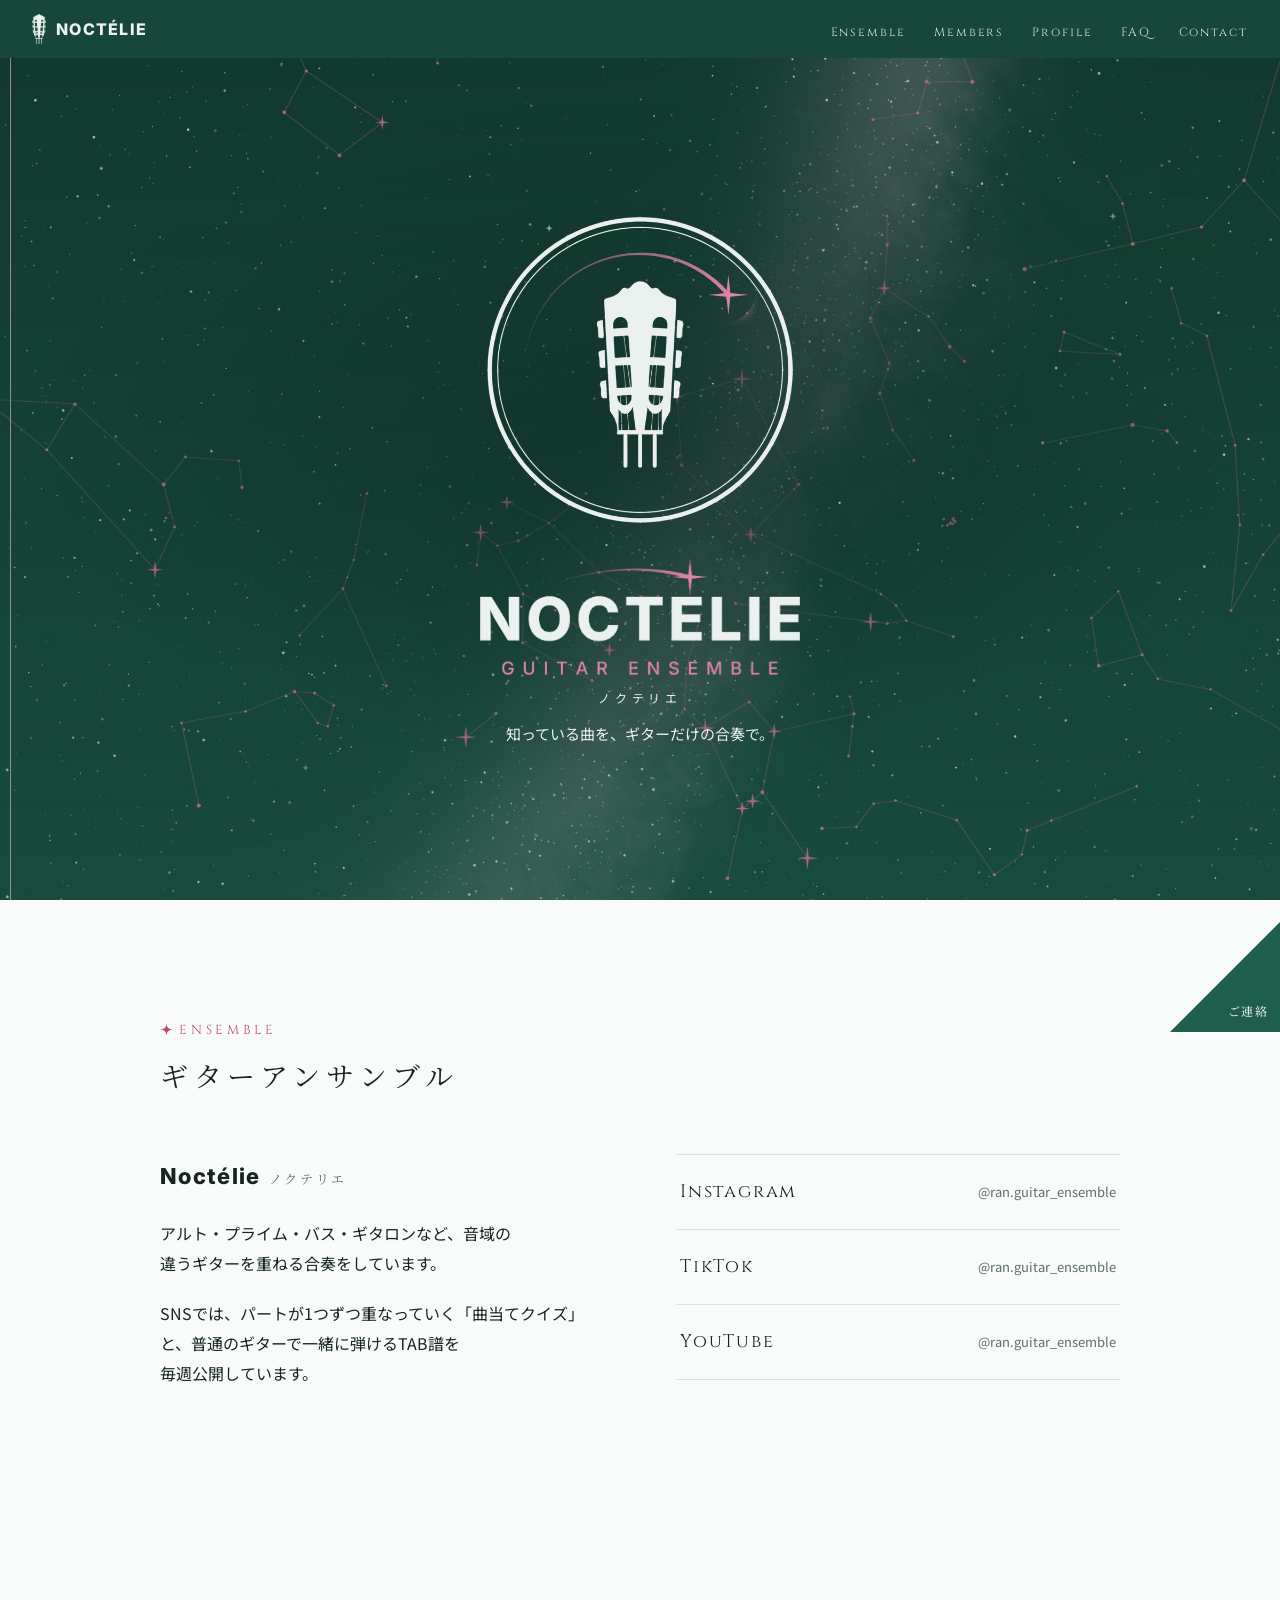
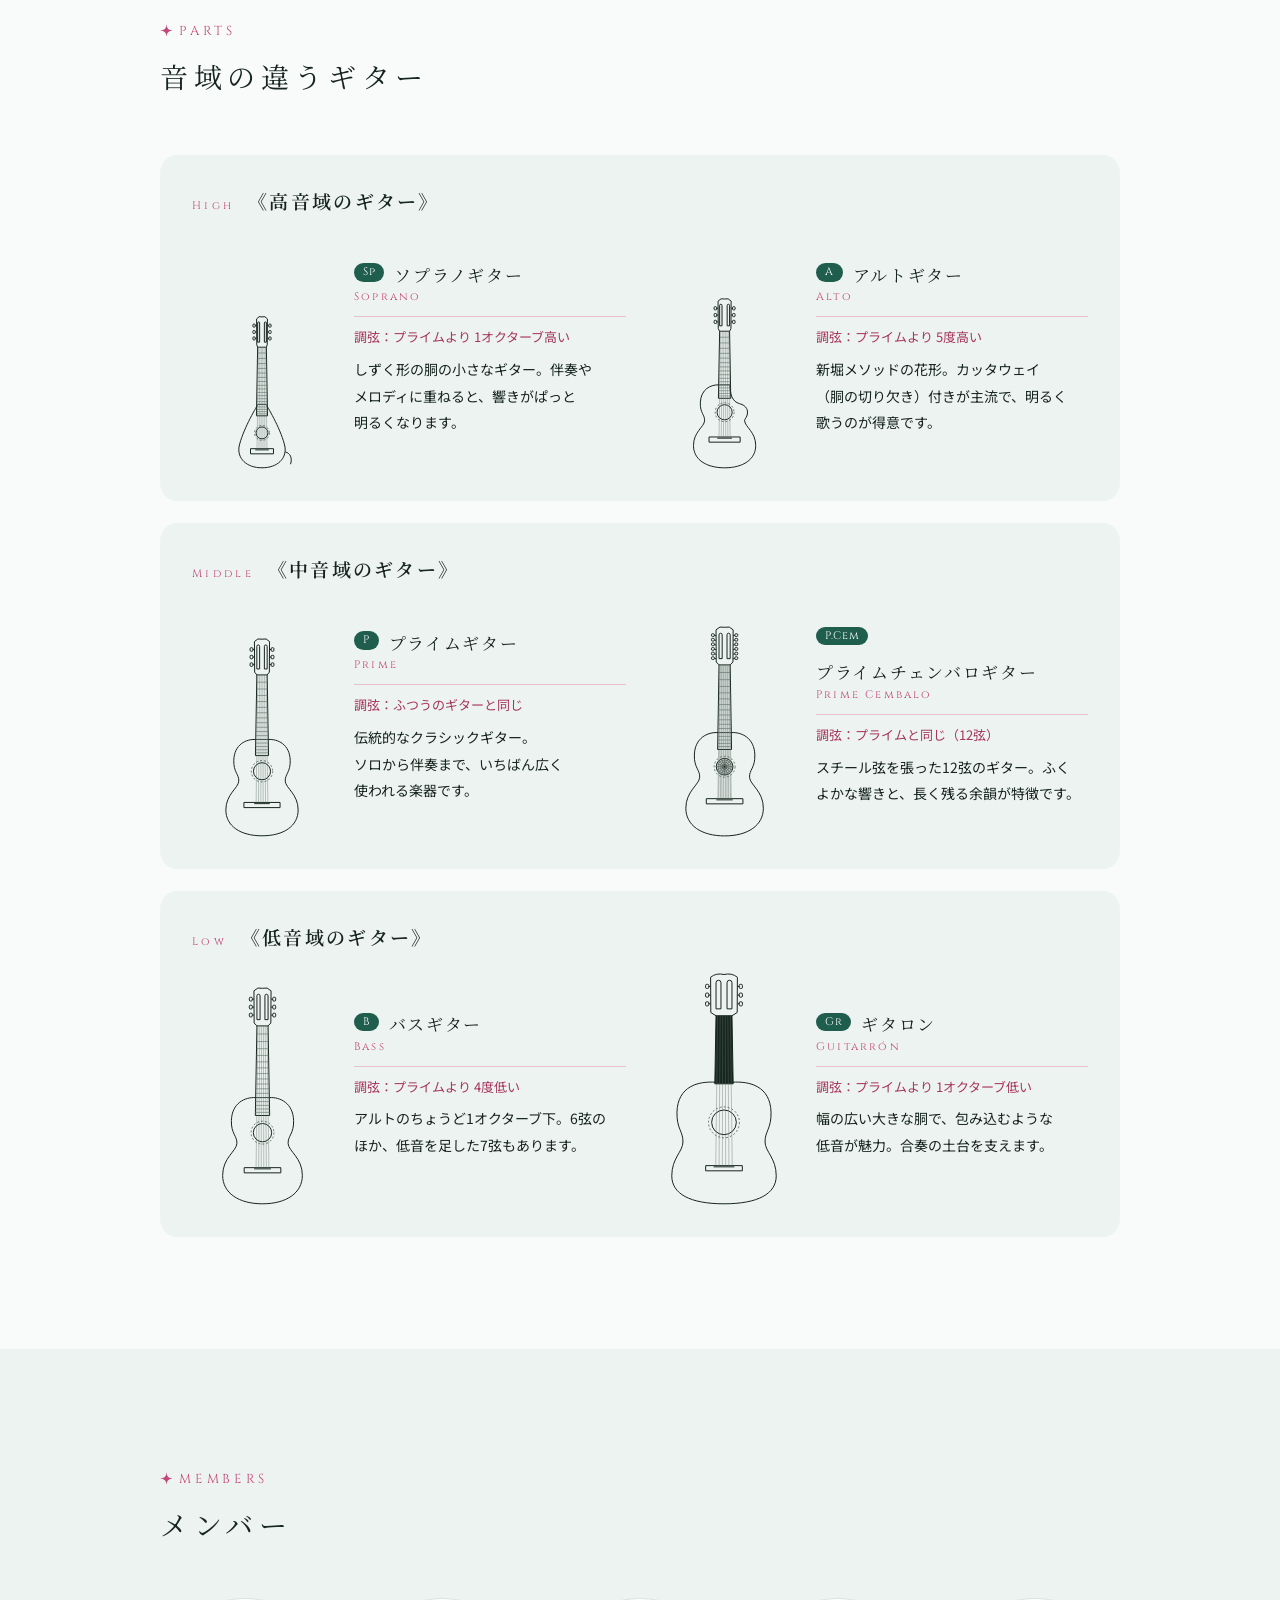
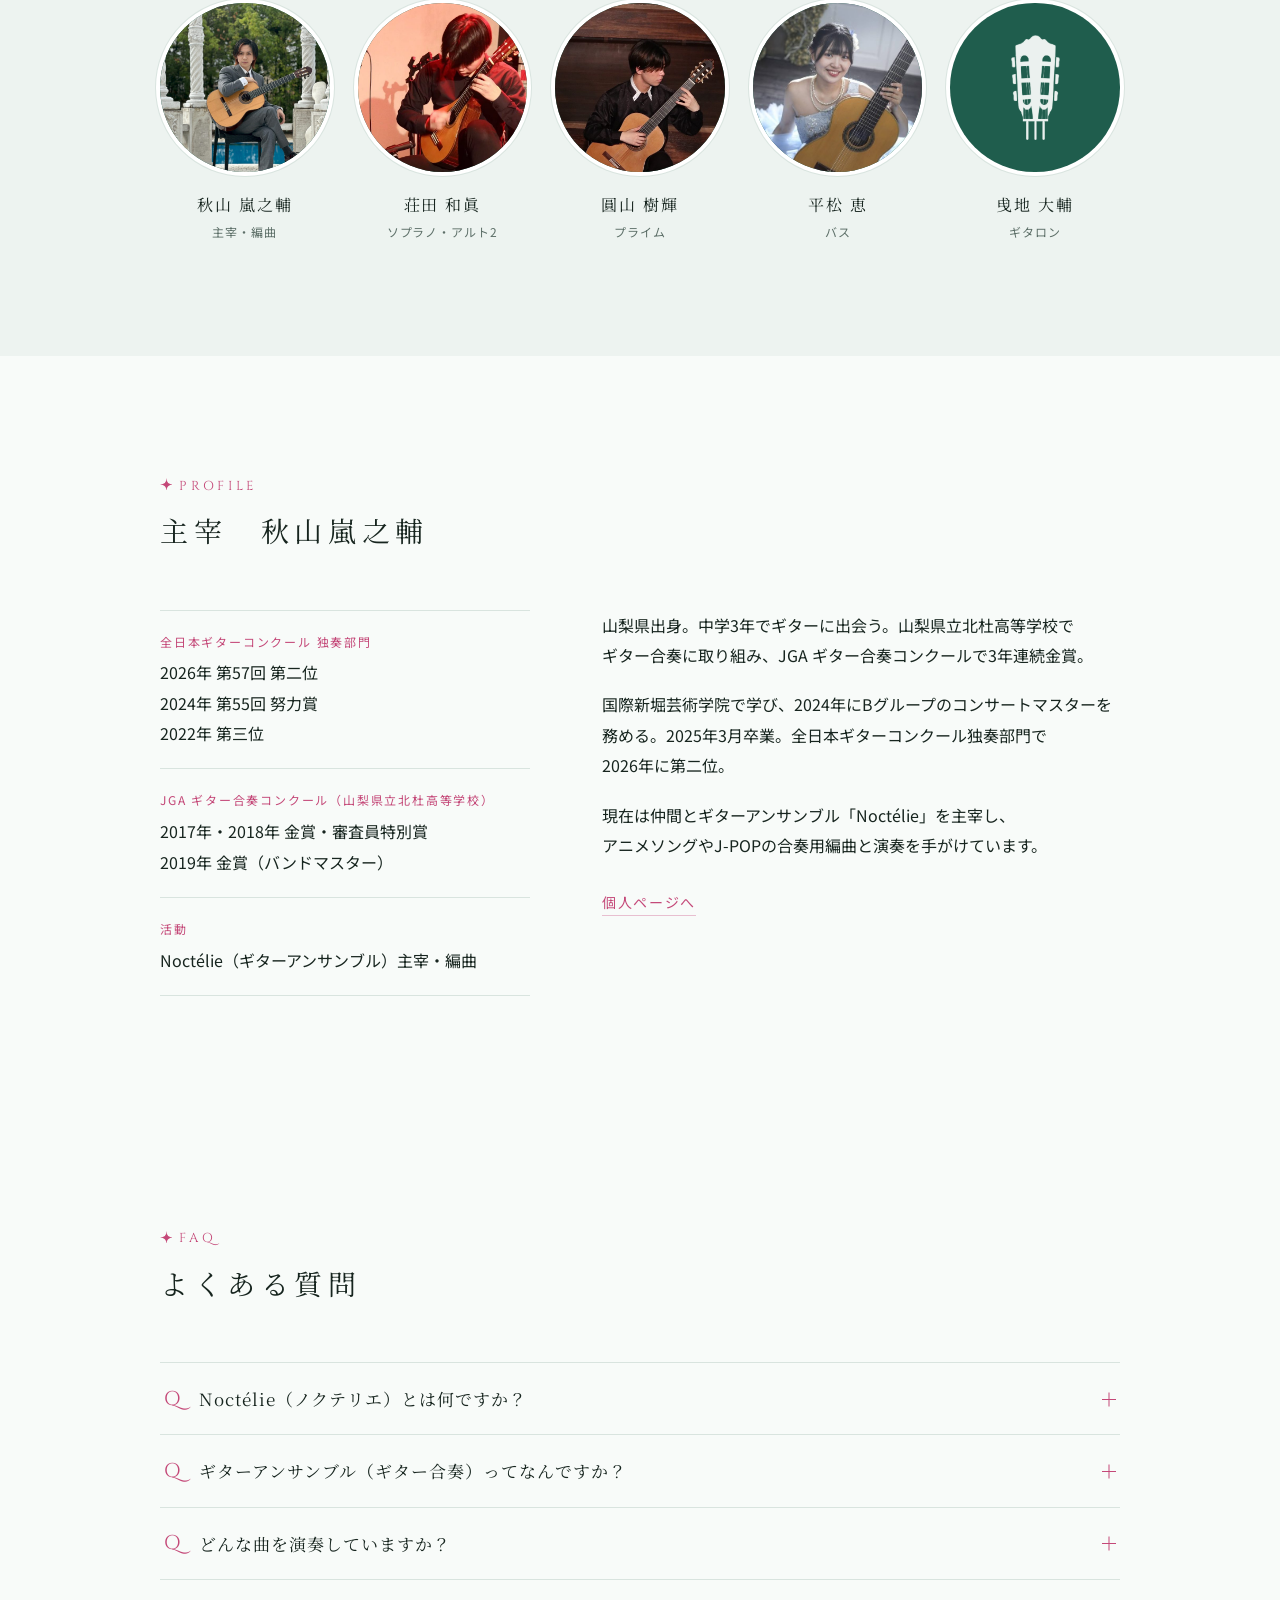
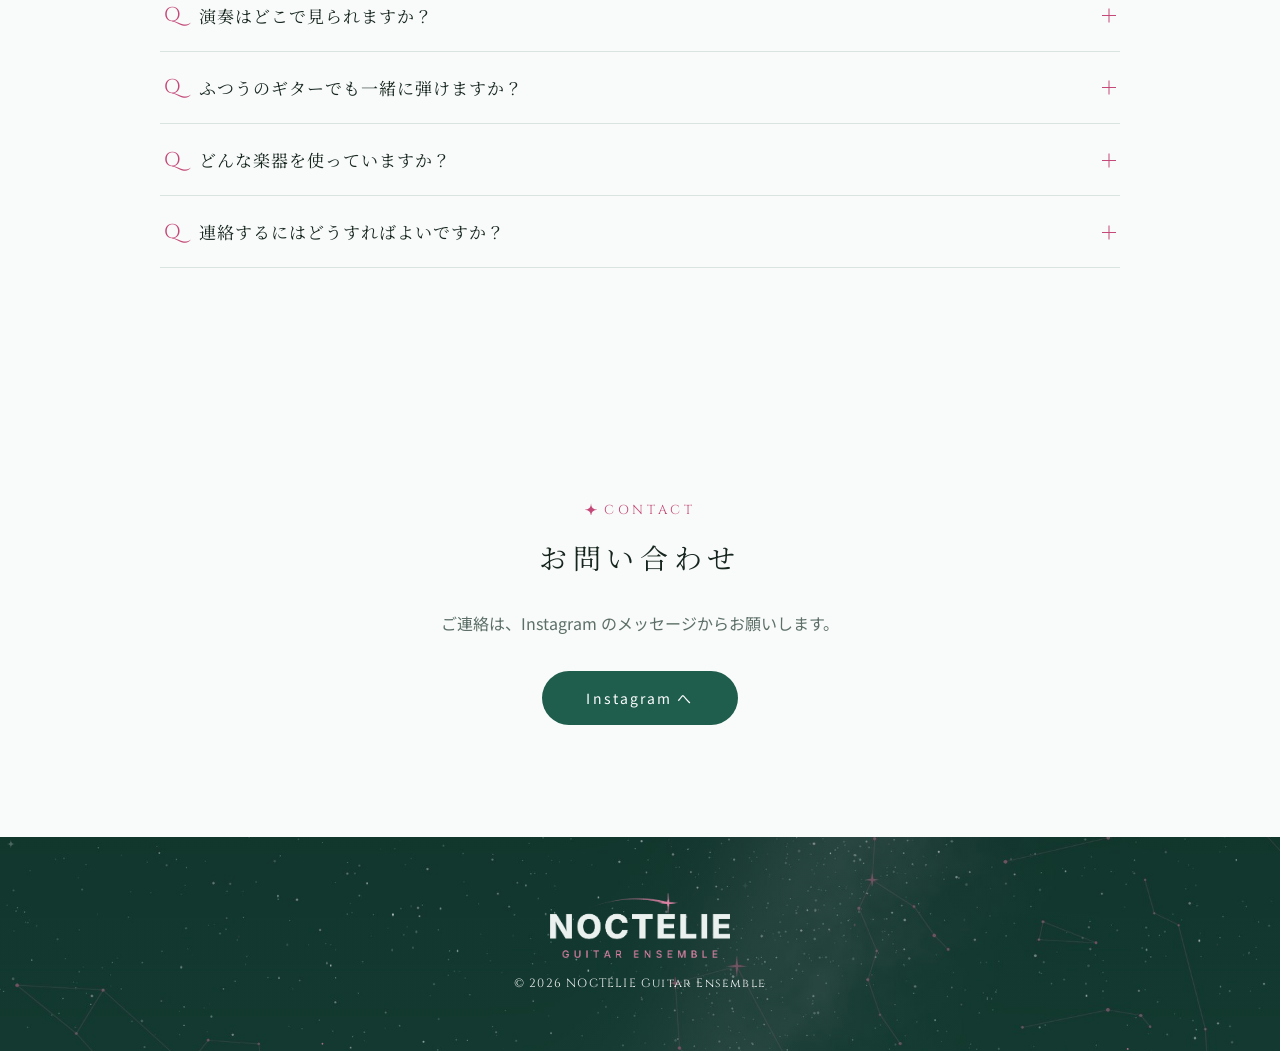
<file: index.html>
<!doctype html>
<html lang="ja">
<head>
<meta charset="utf-8">
<meta name="viewport" content="width=device-width, initial-scale=1">
<title>NOCTÉLIE Guitar Ensemble | ノクテリエ ギターアンサンブル</title>
<meta name="description" content="Noctélie（NOCTÉLIE Guitar Ensemble）は、音域の違う6種類のギターを重ねて、アニメソングやJ-POPなど知っている曲を演奏するギター合奏グループです。主宰は秋山嵐之輔。Instagram・TikTok・YouTubeで曲当てクイズとTAB譜を毎週公開しています。">
<link rel="canonical" href="https://rannosuke1218.github.io/ran-guitar-ensemble/">
<meta property="og:type" content="website">
<meta property="og:site_name" content="NOCTÉLIE Guitar Ensemble">
<meta property="og:title" content="NOCTÉLIE Guitar Ensemble">
<meta property="og:description" content="知っている曲を、ギターだけの合奏で。音域の違う6種類のギターを重ねる合奏グループ。">
<meta property="og:url" content="https://rannosuke1218.github.io/ran-guitar-ensemble/">
<meta property="og:image" content="https://rannosuke1218.github.io/ran-guitar-ensemble/assets/og.jpg">
<meta property="og:locale" content="ja_JP">
<meta name="twitter:card" content="summary">
<script type="application/ld+json">
{
 "@context": "https://schema.org",
 "@graph": [
  {
   "@type": "WebSite",
   "@id": "https://rannosuke1218.github.io/ran-guitar-ensemble/#website",
   "url": "https://rannosuke1218.github.io/ran-guitar-ensemble/",
   "name": "NOCTÉLIE Guitar Ensemble",
   "alternateName": [
    "Noctélie",
    "らんギターアンサンブル"
   ],
   "inLanguage": "ja",
   "description": "Noctélie（NOCTÉLIE Guitar Ensemble）は、音域の違う6種類のギターを重ねて、アニメソングやJ-POPなど知っている曲を演奏するギター合奏グループです。主宰は秋山嵐之輔。Instagram・TikTok・YouTubeで曲当てクイズとTAB譜を毎週公開しています。"
  },
  {
   "@type": "MusicGroup",
   "@id": "https://rannosuke1218.github.io/ran-guitar-ensemble/#ensemble",
   "name": "Noctélie",
   "alternateName": [
    "NOCTÉLIE Guitar Ensemble",
    "Noctelie Guitar Ensemble",
    "ノクテリエ",
    "らんギターアンサンブル",
    "Ran Guitar Ensemble"
   ],
   "url": "https://rannosuke1218.github.io/ran-guitar-ensemble/",
   "logo": "https://rannosuke1218.github.io/ran-guitar-ensemble/assets/icon.png",
   "image": "https://rannosuke1218.github.io/ran-guitar-ensemble/assets/og.jpg",
   "description": "Noctélie（NOCTÉLIE Guitar Ensemble）は、音域の違う6種類のギターを重ねて、アニメソングやJ-POPなど知っている曲を演奏するギター合奏グループです。主宰は秋山嵐之輔。Instagram・TikTok・YouTubeで曲当てクイズとTAB譜を毎週公開しています。",
   "genre": [
    "ギター合奏",
    "ギターアンサンブル",
    "アニメソング",
    "J-POP"
   ],
   "sameAs": [
    "https://www.instagram.com/ran.guitar_ensemble/",
    "https://www.tiktok.com/@ran.guitar_ensemble",
    "https://www.youtube.com/@ran.guitar_ensemble"
   ],
   "founder": {
    "@id": "https://rannosuke1218.github.io/ran-guitar-ensemble/#ran"
   },
   "member": [
    {
     "@id": "https://rannosuke1218.github.io/ran-guitar-ensemble/#ran"
    },
    {
     "@type": "Person",
     "name": "荘田 和眞",
     "alternateName": "Kazuma Shoda",
     "url": "https://rannosuke1218.github.io/ran-guitar-ensemble/member.html?m=shoda",
     "jobTitle": "ギター奏者（ソプラノギター・アルトギター）",
     "award": [
      "第47回 全日本学生ギターフェスティバル 重奏部門 特別金賞",
      "第47回 全日本学生ギターフェスティバル 合奏部門 最優秀賞",
      "第48回 全日本学生ギターフェスティバル 重奏部門 特別金賞",
      "第50回 全日本学生ギターフェスティバル 独奏部門 最優秀賞"
     ],
     "sameAs": [
      "https://www.instagram.com/sansyoku.dangok"
     ]
    },
    {
     "@type": "Person",
     "name": "圓山 樹輝",
     "alternateName": "Itsuki Maruyama",
     "url": "https://rannosuke1218.github.io/ran-guitar-ensemble/member.html?m=maruyama",
     "jobTitle": "ギター奏者（プライムギター）",
     "award": [
      "JGA ギター合奏コンクール 3年連続金賞"
     ],
     "sameAs": [
      "https://www.instagram.com/m.cig.mci"
     ]
    },
    {
     "@type": "Person",
     "name": "平松 恵",
     "alternateName": "Megumi Hiramatsu",
     "url": "https://rannosuke1218.github.io/ran-guitar-ensemble/member.html?m=hiramatsu",
     "jobTitle": "ギター奏者（バスギター）",
     "award": [
      "第57回 全日本ギターコンクール 独奏部門 第1位",
      "第47回 全日本学生ギターフェスティバル 独奏部門 特別金賞"
     ],
     "sameAs": [
      "https://www.instagram.com/megu.mi1128/"
     ]
    },
    {
     "@type": "Person",
     "name": "曵地 大輔",
     "alternateName": "Daisuke Hikichi",
     "url": "https://rannosuke1218.github.io/ran-guitar-ensemble/member.html?m=hikichi",
     "jobTitle": "ギター奏者（ギタロン）",
     "sameAs": [
      "https://www.instagram.com/02daiii"
     ]
    }
   ]
  },
  {
   "@type": "Person",
   "@id": "https://rannosuke1218.github.io/ran-guitar-ensemble/#ran",
   "name": "秋山嵐之輔",
   "alternateName": "Rannosuke Akiyama",
   "url": "https://rannosuke1218.github.io/ran-guitar-ensemble/member.html?m=ran",
   "image": "https://rannosuke1218.github.io/ran-guitar-ensemble/img/classical.jpg",
   "jobTitle": "ギター奏者・編曲者",
   "description": "山梨県出身のギター奏者。Noctélie（ギターアンサンブル）主宰・編曲。",
   "homeLocation": {
    "@type": "Place",
    "name": "山梨県"
   },
   "award": [
    "2026年 第57回 全日本ギターコンクール 独奏部門 第2位",
    "JGA ギター合奏コンクール 3年連続金賞（山梨県立北杜高等学校）"
   ]
  },
  {
   "@type": "FAQPage",
   "@id": "https://rannosuke1218.github.io/ran-guitar-ensemble/#faq",
   "inLanguage": "ja",
   "mainEntity": [
    {
     "@type": "Question",
     "name": "Noctélie（ノクテリエ）とは何ですか？",
     "acceptedAnswer": {
      "@type": "Answer",
      "text": "音域の違うギターを重ねて演奏する、ギターだけの合奏グループです。主宰・編曲は秋山嵐之輔で、メンバーは5人です。"
     }
    },
    {
     "@type": "Question",
     "name": "ギターアンサンブル（ギター合奏）ってなんですか？",
     "acceptedAnswer": {
      "@type": "Answer",
      "text": "何人かのギター奏者が、メロディ・ハーモニー・低音などのパートに分かれて、1つの曲を一緒に演奏することです。1本のギターでは出せない、厚みのある響きになります。"
     }
    },
    {
     "@type": "Question",
     "name": "どんな曲を演奏していますか？",
     "acceptedAnswer": {
      "@type": "Answer",
      "text": "アニメソングやJ-POPなど、多くの人が知っている曲です。合奏用の編曲は主宰の秋山嵐之輔が手がけています。"
     }
    },
    {
     "@type": "Question",
     "name": "演奏はどこで見られますか？",
     "acceptedAnswer": {
      "@type": "Answer",
      "text": "Instagram・TikTok・YouTube の @ran.guitar_ensemble で見られます。パートが1つずつ重なっていく「曲当てクイズ」を毎週公開しています。"
     }
    },
    {
     "@type": "Question",
     "name": "ふつうのギターでも一緒に弾けますか？",
     "acceptedAnswer": {
      "@type": "Answer",
      "text": "はい。ふつうのギター（プライムギター）で弾けるTAB譜を、SNSで毎週公開しています。"
     }
    },
    {
     "@type": "Question",
     "name": "どんな楽器を使っていますか？",
     "acceptedAnswer": {
      "@type": "Answer",
      "text": "ソプラノギター、アルトギター、プライムギター、プライムチェンバロギター、バスギター、ギタロンの6種類です。それぞれの形と調弦は、このページの「音域の違うギター」で紹介しています。"
     }
    },
    {
     "@type": "Question",
     "name": "連絡するにはどうすればよいですか？",
     "acceptedAnswer": {
      "@type": "Answer",
      "text": "Instagram（@ran.guitar_ensemble）のメッセージからご連絡ください。"
     }
    }
   ]
  }
 ]
}
</script>
<link rel="icon" href="assets/icon.png">
<link rel="apple-touch-icon" href="assets/icon.png">
<link rel="preconnect" href="https://fonts.googleapis.com">
<link rel="preconnect" href="https://fonts.gstatic.com" crossorigin>
<link href="https://fonts.googleapis.com/css2?family=Cinzel:wght@400;500&family=Inter:wght@500;800&family=Noto+Serif+JP:wght@400;600&family=Noto+Sans+JP:wght@400;500&display=swap" rel="stylesheet">
<link rel="stylesheet" href="assets/site.css">
<style>
  .hero{min-height:100vh;padding-top:58px;display:flex;background:var(--green-deep)}
  /* 背景は北杜市から見える 11月28日 1:45 の星空（天の川・星座）。PCは横長、スマホは縦長 */
  .hero-text{flex:1;background:radial-gradient(70% 60% at 50% 45%,rgba(14,42,35,.55),rgba(14,42,35,0) 70%),url(img/sky_wide.jpg) center/cover no-repeat,var(--green-deep);color:var(--white);display:flex;flex-direction:column;align-items:center;justify-content:center;padding:64px 6vw;text-align:center}
  .hero-text .emblem{animation:popIn 1.1s cubic-bezier(.2,.7,.2,1) both}
  .hero h1,.hero p.lead{animation:fadeUp .9s ease .5s both}.hero p.lead{animation-delay:.7s}
  .hero h1{margin-top:30px;line-height:0}
  .hero h1 img{width:min(320px,72vw);height:auto;margin:0 auto}
  .hero p.lead{font-size:15px;opacity:.92;margin-top:10px}
  .hero .yomi{font-size:12px;letter-spacing:.4em;opacity:.75;margin-top:12px;animation:fadeUp .9s ease .6s both}
  .hero .emblem{width:min(320px,64vw)}

  .ens-grid{display:grid;grid-template-columns:1fr 1fr;gap:72px}
  .ens-grid h3{font-family:"Noto Serif JP",serif;font-weight:600;font-size:22px;letter-spacing:.1em;margin-bottom:20px}
  .links{list-style:none;border-top:1px solid var(--line)}
  .links li{border-bottom:1px solid var(--line)}
  .links a{display:flex;justify-content:space-between;align-items:center;padding:20px 4px;text-decoration:none}
  .links a span:first-child{font-family:"Cinzel",serif;font-size:18px;letter-spacing:.1em}
  .links a span:last-child{font-size:13px;color:var(--sub)}
  .links a:hover span:first-child{color:var(--pink)}
  .ens-grid h3 .nm{font-family:"Inter",sans-serif;font-weight:800;letter-spacing:.06em}

  #members{background:var(--pink-soft)}

  .profile-grid{display:grid;grid-template-columns:1fr 1.4fr;gap:72px;align-items:start}
  .profile-grid dl{border-top:1px solid var(--line)}
  .profile-grid dt{font-size:12px;letter-spacing:.15em;color:var(--pink);padding-top:20px}
  .profile-grid dd{padding:4px 0 20px;border-bottom:1px solid var(--line)}
  .profile-text p+p{margin-top:1.2em}
  .more{display:inline-block;margin-top:28px;font-size:14px;letter-spacing:.12em;color:var(--pink);text-decoration:none;border-bottom:1px solid var(--pink-line)}


  .contact{text-align:center}
  .contact p{color:var(--sub)}
  .contact a.btn{display:inline-block;margin-top:32px;padding:14px 44px;border-radius:999px;background:var(--green);color:#fff;text-decoration:none;letter-spacing:.15em;font-size:14px;transition:background .3s,box-shadow .3s}
  .contact a.btn:hover{background:var(--green-deep);box-shadow:0 0 0 4px var(--bg),0 0 0 5px var(--star)}

  @media (max-width:820px){
    .hero{min-height:100svh}
    .hero-text{padding:56px 16px;background:radial-gradient(80% 50% at 50% 45%,rgba(14,42,35,.5),rgba(14,42,35,0) 70%),url(img/sky_tall.jpg) center/cover no-repeat,var(--green-deep)}
    .profile-grid,.ens-grid{grid-template-columns:1fr;gap:40px}
        }
</style>
</head>
<body>
<script src="assets/intro.js"></script>
<script src="assets/stars.js" defer></script>

<header>
  <a class="logo" href="#top"><img src="assets/noct_head.png" alt=""><span>NOCTÉLIE</span></a>
  <nav>
    <a href="#ensemble">Ensemble</a>
    <a href="#members">Members</a>
    <a href="#profile">Profile</a>
    <a href="#faq">FAQ</a>
    <a href="#contact">Contact</a>
  </nav>
</header>

<main id="top">
  <div class="hero">
    <div class="hero-text" data-stars="shoot" data-density="0.45">
      <div class="emblem">
        <img class="em-img" src="assets/noct_emblem.png" alt="">
        <span class="em-star" aria-hidden="true"></span>
      </div>
      <h1><img src="assets/noct_word.png" alt="NOCTÉLIE Guitar Ensemble（ノクテリエ ギターアンサンブル）"></h1>
      <p class="yomi">ノクテリエ</p>
      <p class="lead">知っている曲を、ギターだけの合奏で。</p>
    </div>
  </div>

  <section id="ensemble">
    <div class="wrap">
      <div class="head"><span class="en">Ensemble</span><h2>ギターアンサンブル</h2></div>
      <div class="ens-grid">
        <div>
          <h3><span class="nm">Noctélie</span> <small style="font-size:13px;font-weight:400;letter-spacing:.2em;color:var(--sub)">ノクテリエ</small></h3>
          <p>アルト・プライム・バス・ギタロンなど、音域の違うギターを重ねる合奏をしています。</p>
          <p style="margin-top:1.2em">SNSでは、パートが1つずつ重なっていく「曲当てクイズ」と、普通のギターで一緒に弾けるTAB譜を毎週公開しています。</p>
        </div>
        <ul class="links">
          <li><a href="https://www.instagram.com/ran.guitar_ensemble/" target="_blank" rel="noopener"><span>Instagram</span><span>@ran.guitar_ensemble</span></a></li>
          <li><a href="https://www.tiktok.com/@ran.guitar_ensemble" target="_blank" rel="noopener"><span>TikTok</span><span>@ran.guitar_ensemble</span></a></li>
          <li><a href="https://www.youtube.com/@ran.guitar_ensemble" target="_blank" rel="noopener"><span>YouTube</span><span>@ran.guitar_ensemble</span></a></li>
        </ul>
      </div>
    </div>
  </section>

  <section id="parts">
    <div class="wrap">
      <div class="head"><span class="en">Parts</span><h2>音域の違うギター</h2></div>
      <div class="parts" id="parts-list"></div>
    </div>
  </section>

  <section id="members">
    <div class="wrap">
      <div class="head"><span class="en">Members</span><h2>メンバー</h2></div>
      <div class="members" id="member-list"></div>
    </div>
  </section>

  <section id="profile">
    <div class="wrap">
      <div class="head"><span class="en">Profile</span><h2>主宰　秋山嵐之輔</h2></div>
      <div class="profile-grid">
        <dl>
          <dt>全日本ギターコンクール 独奏部門</dt>
          <dd>2026年 第57回 第二位<br>2024年 第55回 努力賞<br>2022年 第三位</dd>
          <dt>JGA ギター合奏コンクール（山梨県立北杜高等学校）</dt>
          <dd>2017年・2018年 金賞・審査員特別賞<br>2019年 金賞（バンドマスター）</dd>
          <dt>活動</dt><dd>Noctélie（ギターアンサンブル）主宰・編曲</dd>
        </dl>
        <div class="profile-text">
          <p>山梨県出身。中学3年でギターに出会う。山梨県立北杜高等学校でギター合奏に取り組み、JGA ギター合奏コンクールで3年連続金賞。</p>
          <p>国際新堀芸術学院で学び、2024年にBグループのコンサートマスターを務める。2025年3月卒業。全日本ギターコンクール独奏部門で2026年に第二位。</p>
          <p>現在は仲間とギターアンサンブル「Noctélie」を主宰し、アニメソングやJ-POPの合奏用編曲と演奏を手がけています。</p>
          <a class="more" href="member.html?m=ran">個人ページへ</a>
        </div>
      </div>
    </div>
  </section>


  <section id="faq">
    <div class="wrap">
      <div class="head"><span class="en">FAQ</span><h2>よくある質問</h2></div>
      <div class="faq">
        <details class="qa"><summary><span class="q">Q</span><span class="qt">Noctélie（ノクテリエ）とは何ですか？</span><span class="pm" aria-hidden="true"></span></summary><div class="a"><p>音域の違うギターを重ねて演奏する、ギターだけの合奏グループです。主宰・編曲は秋山嵐之輔で、メンバーは5人です。</p></div></details>
        <details class="qa"><summary><span class="q">Q</span><span class="qt">ギターアンサンブル（ギター合奏）ってなんですか？</span><span class="pm" aria-hidden="true"></span></summary><div class="a"><p>何人かのギター奏者が、メロディ・ハーモニー・低音などのパートに分かれて、1つの曲を一緒に演奏することです。1本のギターでは出せない、厚みのある響きになります。</p></div></details>
        <details class="qa"><summary><span class="q">Q</span><span class="qt">どんな曲を演奏していますか？</span><span class="pm" aria-hidden="true"></span></summary><div class="a"><p>アニメソングやJ-POPなど、多くの人が知っている曲です。合奏用の編曲は主宰の秋山嵐之輔が手がけています。</p></div></details>
        <details class="qa"><summary><span class="q">Q</span><span class="qt">演奏はどこで見られますか？</span><span class="pm" aria-hidden="true"></span></summary><div class="a"><p>Instagram・TikTok・YouTube の @ran.guitar_ensemble で見られます。パートが1つずつ重なっていく「曲当てクイズ」を毎週公開しています。</p></div></details>
        <details class="qa"><summary><span class="q">Q</span><span class="qt">ふつうのギターでも一緒に弾けますか？</span><span class="pm" aria-hidden="true"></span></summary><div class="a"><p>はい。ふつうのギター（プライムギター）で弾けるTAB譜を、SNSで毎週公開しています。</p></div></details>
        <details class="qa"><summary><span class="q">Q</span><span class="qt">どんな楽器を使っていますか？</span><span class="pm" aria-hidden="true"></span></summary><div class="a"><p>ソプラノギター、アルトギター、プライムギター、プライムチェンバロギター、バスギター、ギタロンの6種類です。それぞれの形と調弦は、このページの「音域の違うギター」で紹介しています。</p></div></details>
        <details class="qa"><summary><span class="q">Q</span><span class="qt">連絡するにはどうすればよいですか？</span><span class="pm" aria-hidden="true"></span></summary><div class="a"><p>Instagram（@ran.guitar_ensemble）のメッセージからご連絡ください。</p></div></details>
      </div>
    </div>
  </section>

  <section id="contact" class="contact">
    <span class="en">Contact</span>
    <h2 style="font-family:'Noto Serif JP',serif;font-weight:400;font-size:28px;letter-spacing:.2em;margin:8px 0 24px">お問い合わせ</h2>
    <p>ご連絡は、Instagram のメッセージからお願いします。</p>
    <a class="btn" href="https://www.instagram.com/ran.guitar_ensemble/" target="_blank" rel="noopener">Instagram へ</a>
  </section>
</main>

<footer data-stars><img class="f-word" src="assets/noct_word.png" alt="NOCTÉLIE Guitar Ensemble"><div>&copy; 2026 NOCTÉLIE Guitar Ensemble</div></footer>
<script src="assets/members.js"></script>
<script src="assets/members-list.js"></script>
<script src="assets/parts.js"></script>
<script src="assets/motion.js"></script>
</body>
</html>
</file>
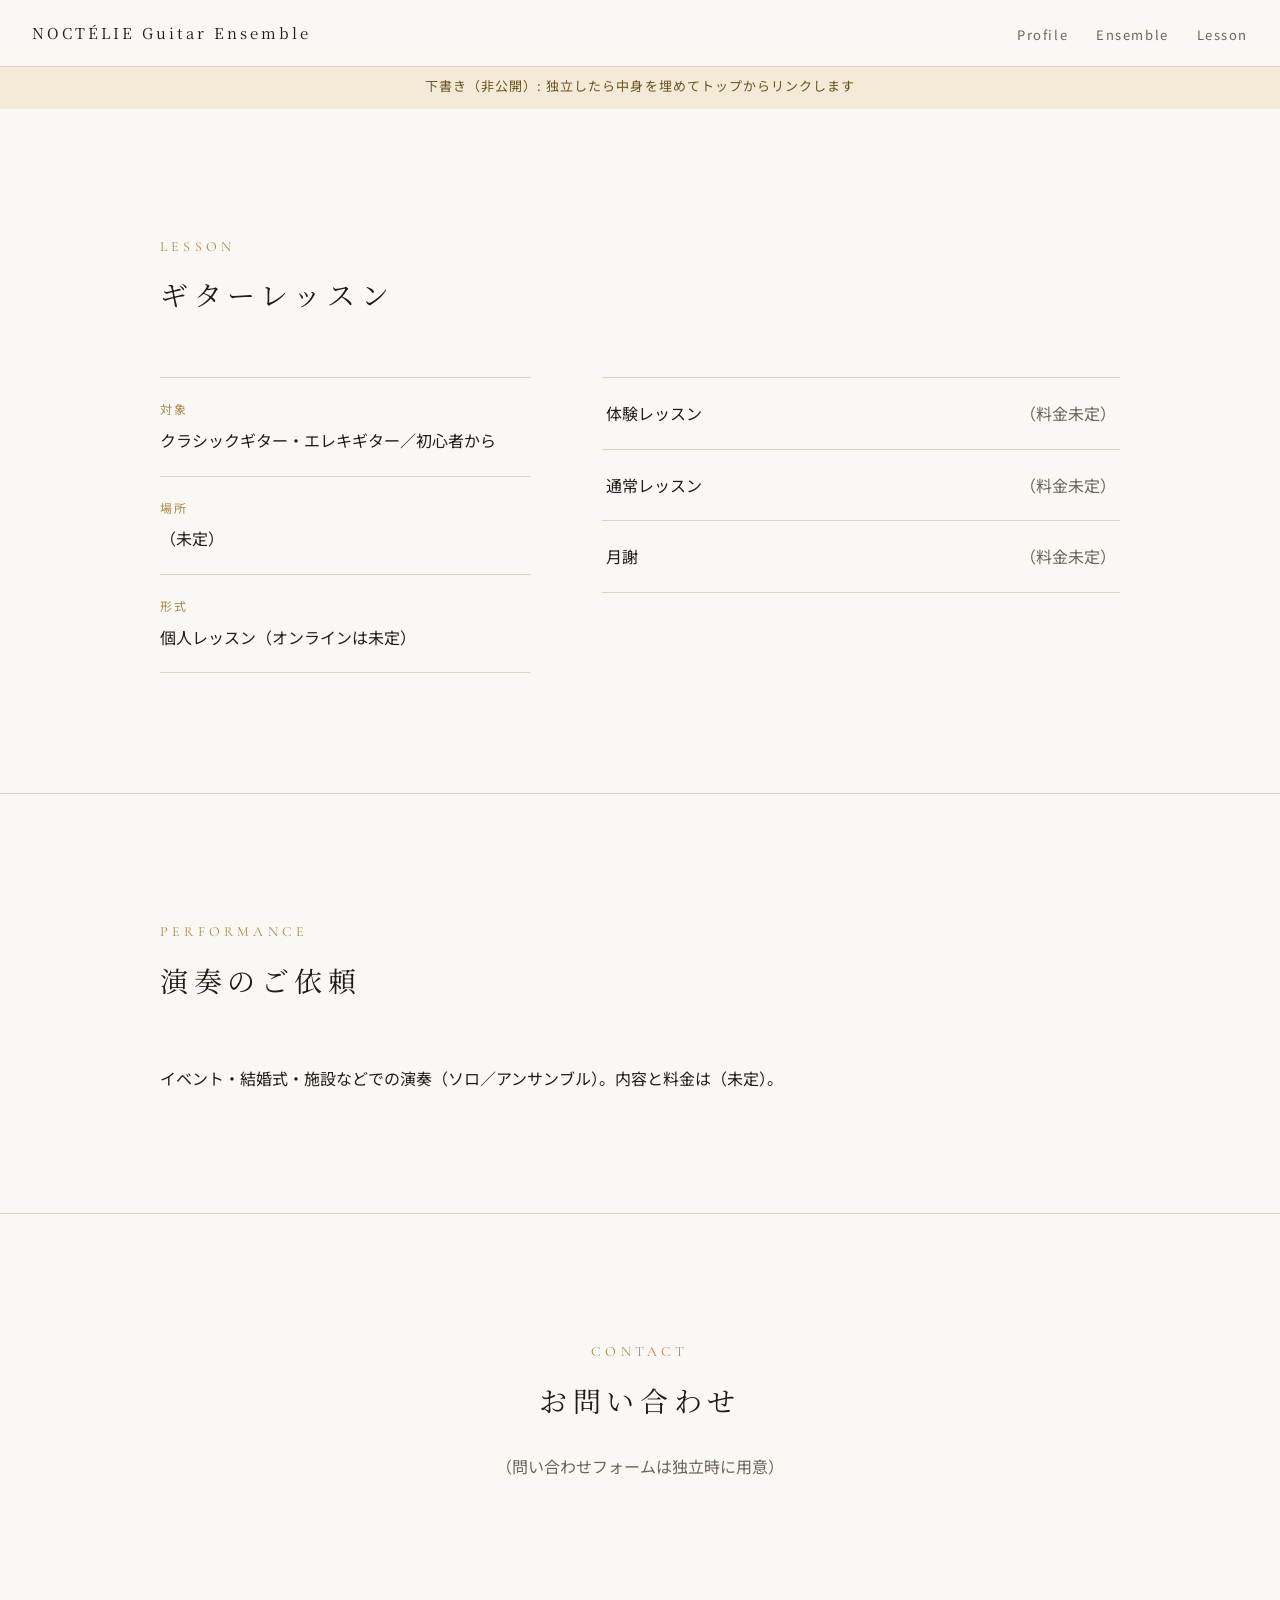
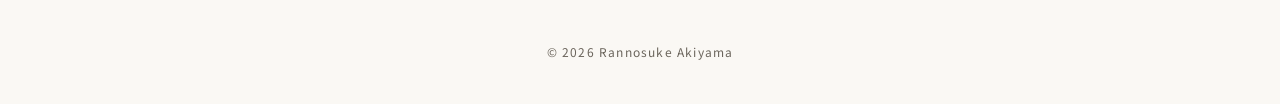
<file: lesson.html>
<!doctype html>
<html lang="ja">
<head>
<meta charset="utf-8">
<meta name="viewport" content="width=device-width, initial-scale=1">
<title>レッスン | 秋山嵐之輔</title>
<meta name="description" content="ギタリスト秋山嵐之輔の公式サイト。クラシックギター、ギターアンサンブル「ランギターアンサンブル」の活動を紹介しています。">
<link rel="preconnect" href="https://fonts.googleapis.com">
<link rel="preconnect" href="https://fonts.gstatic.com" crossorigin>
<link href="https://fonts.googleapis.com/css2?family=Noto+Serif+JP:wght@400;600&family=Noto+Sans+JP:wght@400;500&family=Cormorant+Garamond:wght@400;500&display=swap" rel="stylesheet">
<style>
  :root{
    --bg:#faf8f4; --ink:#1f1d1a; --sub:#6b655c; --line:#d9d2c5; --gold:#a8894a;
    --dark:#14120f; --dark-ink:#f1ece3;
  }
  *{box-sizing:border-box;margin:0;padding:0}
  html{scroll-behavior:smooth}
  body{background:var(--bg);color:var(--ink);font-family:"Noto Sans JP",sans-serif;font-size:16px;line-height:1.9;-webkit-font-smoothing:antialiased}
  img{display:block;max-width:100%}
  a{color:inherit}

  header{position:fixed;top:0;left:0;right:0;z-index:10;display:flex;justify-content:space-between;align-items:center;padding:18px 32px;background:rgba(250,248,244,.92);backdrop-filter:blur(6px);border-bottom:1px solid var(--line)}
  .logo{font-family:"Noto Serif JP",serif;font-size:15px;letter-spacing:.2em;text-decoration:none}
  nav a{font-size:13px;letter-spacing:.12em;text-decoration:none;color:var(--sub);margin-left:28px}
  nav a:hover{color:var(--ink)}

  .hero{display:grid;grid-template-columns:1fr 1fr;min-height:100vh;padding-top:64px}
  .hero-img{background:url(img/classical.jpg) center 30%/cover no-repeat}
  .hero-text{display:flex;flex-direction:column;justify-content:center;padding:64px 8vw}
  .en{font-family:"Cormorant Garamond",serif;letter-spacing:.3em;color:var(--gold);font-size:14px;text-transform:uppercase}
  .hero h1{font-family:"Noto Serif JP",serif;font-weight:600;font-size:clamp(34px,4.4vw,56px);letter-spacing:.14em;line-height:1.4;margin:18px 0 6px}
  .hero .roman{font-family:"Cormorant Garamond",serif;font-size:20px;letter-spacing:.18em;color:var(--sub)}
  .hero .rule{width:48px;height:1px;background:var(--gold);margin:36px 0}
  .hero p.lead{color:var(--sub);font-size:15px}

  section{padding:120px 8vw}
  .head{margin-bottom:56px}
  .head h2{font-family:"Noto Serif JP",serif;font-weight:400;font-size:28px;letter-spacing:.2em;margin-top:8px}
  .wrap{max-width:960px;margin:0 auto}

  .profile-grid{display:grid;grid-template-columns:1fr 1.4fr;gap:72px;align-items:start}
  .profile-grid dl{border-top:1px solid var(--line)}
  .profile-grid dt{font-size:12px;letter-spacing:.15em;color:var(--gold);padding-top:20px}
  .profile-grid dd{padding:4px 0 20px;border-bottom:1px solid var(--line)}
  .profile-text p+p{margin-top:1.2em}

  .live{background:var(--dark);color:var(--dark-ink);padding:0;display:grid;grid-template-columns:1.5fr 1fr}
  .live img{width:100%;height:100%;object-fit:cover;min-height:420px}
  .live .txt{padding:96px 6vw;display:flex;flex-direction:column;justify-content:center}
  .live h2{font-family:"Noto Serif JP",serif;font-weight:400;font-size:28px;letter-spacing:.2em;margin:8px 0 28px}
  .live p{color:#bdb5a8;font-size:15px}

  .ens-grid{display:grid;grid-template-columns:1fr 1fr;gap:72px}
  .ens-grid h3{font-family:"Noto Serif JP",serif;font-weight:600;font-size:22px;letter-spacing:.1em;margin-bottom:20px}
  .links{list-style:none;border-top:1px solid var(--line)}
  .links li{border-bottom:1px solid var(--line)}
  .links a{display:flex;justify-content:space-between;align-items:center;padding:20px 4px;text-decoration:none}
  .links a span:first-child{font-family:"Cormorant Garamond",serif;font-size:22px;letter-spacing:.08em}
  .links a span:last-child{font-size:13px;color:var(--sub)}
  .links a:hover span:first-child{color:var(--gold)}

  .contact{text-align:center;border-top:1px solid var(--line)}
  .contact p{color:var(--sub)}
  .contact a.btn{display:inline-block;margin-top:32px;padding:14px 40px;border:1px solid var(--ink);text-decoration:none;letter-spacing:.15em;font-size:14px}
  .contact a.btn:hover{background:var(--ink);color:var(--bg)}

  footer{padding:40px 8vw;text-align:center;font-size:12px;color:var(--sub);letter-spacing:.1em}

  @media (max-width:820px){
    header{padding:14px 16px}
    nav a{margin-left:14px;font-size:12px}
    .hero{grid-template-columns:1fr;min-height:auto}
    .hero-img{height:72vh}
    .hero-text{padding:48px 16px 24px}
    section{padding:80px 16px}
    .profile-grid,.ens-grid{grid-template-columns:1fr;gap:40px}
    .live{grid-template-columns:1fr}
    .live img{min-height:0;height:auto}
    .live .txt{padding:56px 16px}
  }
  @media (max-width:420px){ nav a:nth-child(3){display:none} }
</style>
<meta name="robots" content="noindex,nofollow">
<style>.draft{background:#f3ead7;color:#6b5320;text-align:center;font-size:13px;padding:10px 16px;margin-top:64px;letter-spacing:.08em}
.price{border-top:1px solid var(--line)}.price div{display:flex;justify-content:space-between;padding:20px 4px;border-bottom:1px solid var(--line)}
.price span:last-child{color:var(--sub)}</style>
</head>
<body>
<header><a class="logo" href="index.html">NOCTÉLIE Guitar Ensemble</a><nav><a href="index.html#profile">Profile</a><a href="index.html#ensemble">Ensemble</a><a href="lesson.html">Lesson</a></nav></header>
<div class="draft">下書き（非公開）: 独立したら中身を埋めてトップからリンクします</div>
<main>
<section><div class="wrap">
<div class="head"><span class="en">Lesson</span><h2>ギターレッスン</h2></div>
<div class="profile-grid">
<dl><dt>対象</dt><dd>クラシックギター・エレキギター／初心者から</dd><dt>場所</dt><dd>（未定）</dd><dt>形式</dt><dd>個人レッスン（オンラインは未定）</dd></dl>
<div class="price"><div><span>体験レッスン</span><span>（料金未定）</span></div><div><span>通常レッスン</span><span>（料金未定）</span></div><div><span>月謝</span><span>（料金未定）</span></div></div>
</div></div></section>
<section style="border-top:1px solid var(--line)"><div class="wrap">
<div class="head"><span class="en">Performance</span><h2>演奏のご依頼</h2></div>
<p>イベント・結婚式・施設などでの演奏（ソロ／アンサンブル）。内容と料金は（未定）。</p>
</div></section>
<section id="contact" class="contact"><span class="en">Contact</span>
<h2 style="font-family:'Noto Serif JP',serif;font-weight:400;font-size:28px;letter-spacing:.2em;margin:8px 0 24px">お問い合わせ</h2>
<p>（問い合わせフォームは独立時に用意）</p></section>
</main>
<footer>&copy; 2026 Rannosuke Akiyama</footer>
</body></html>
</file>
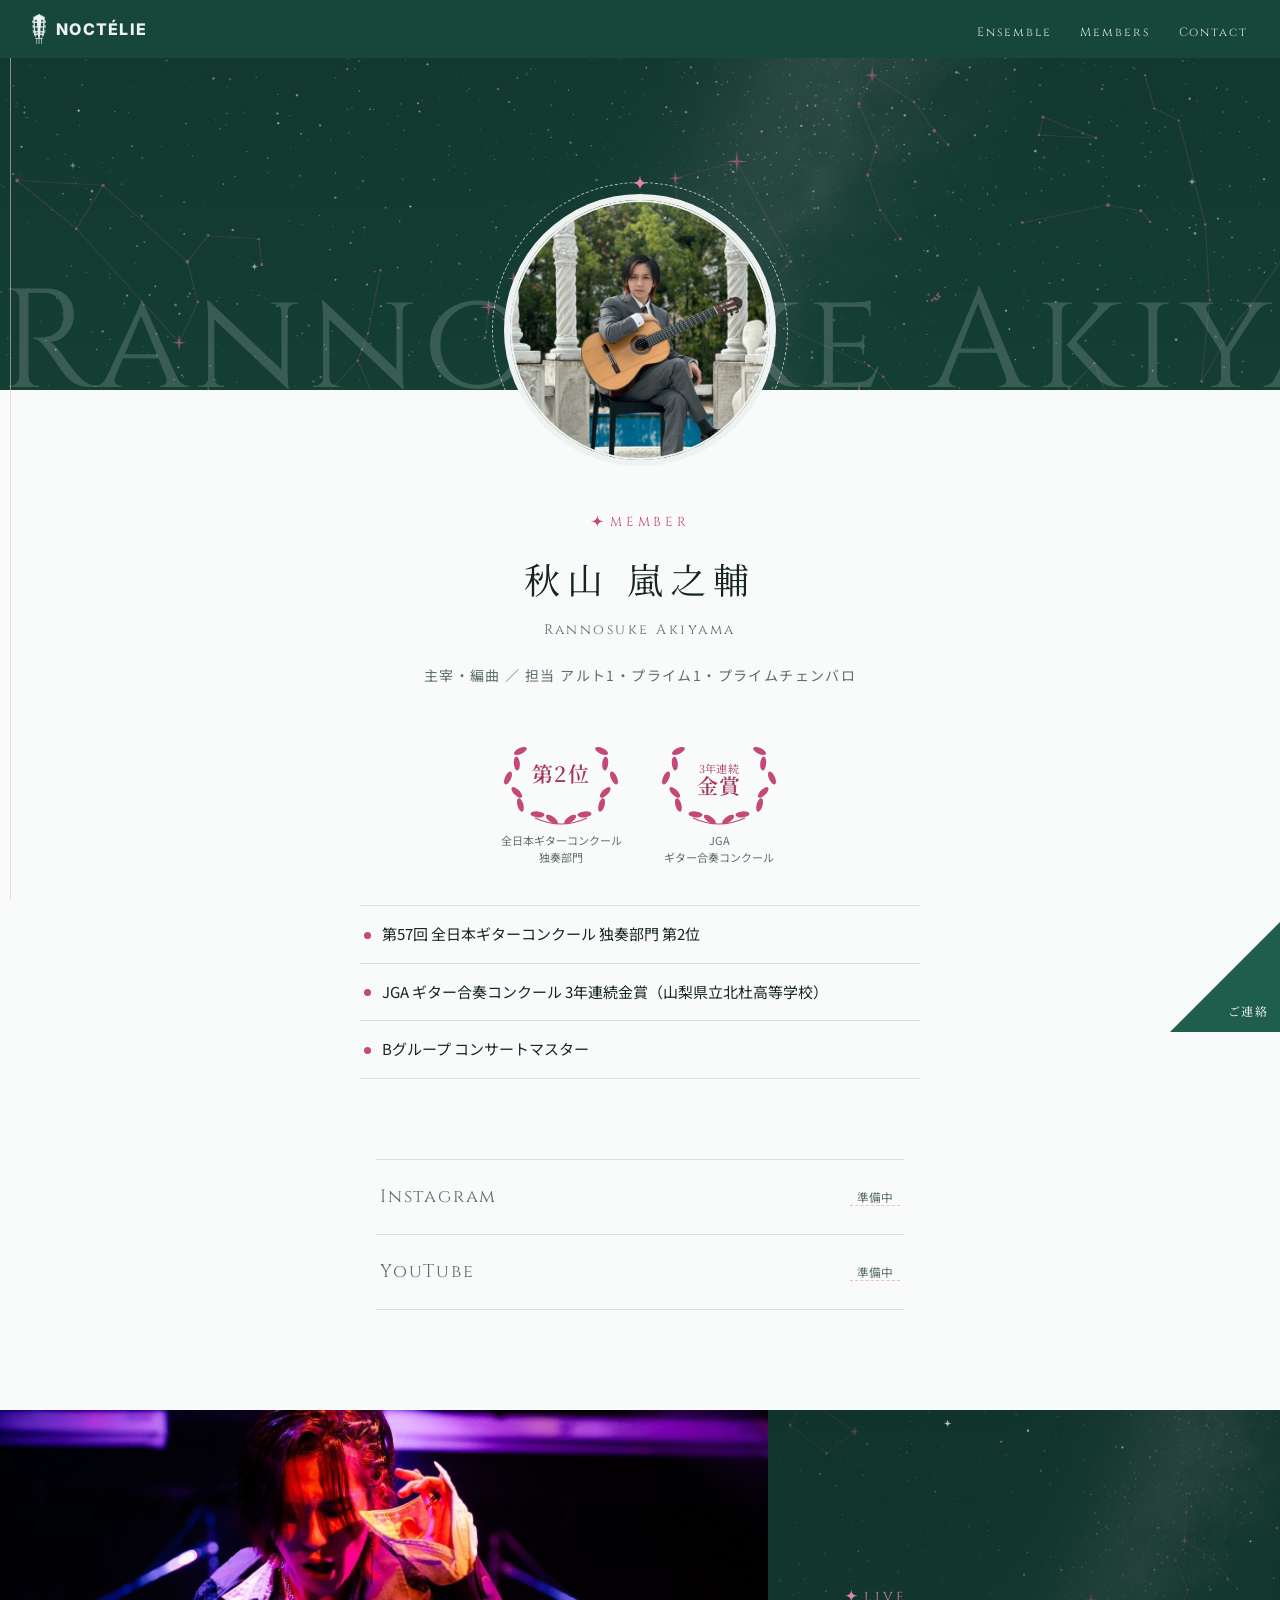
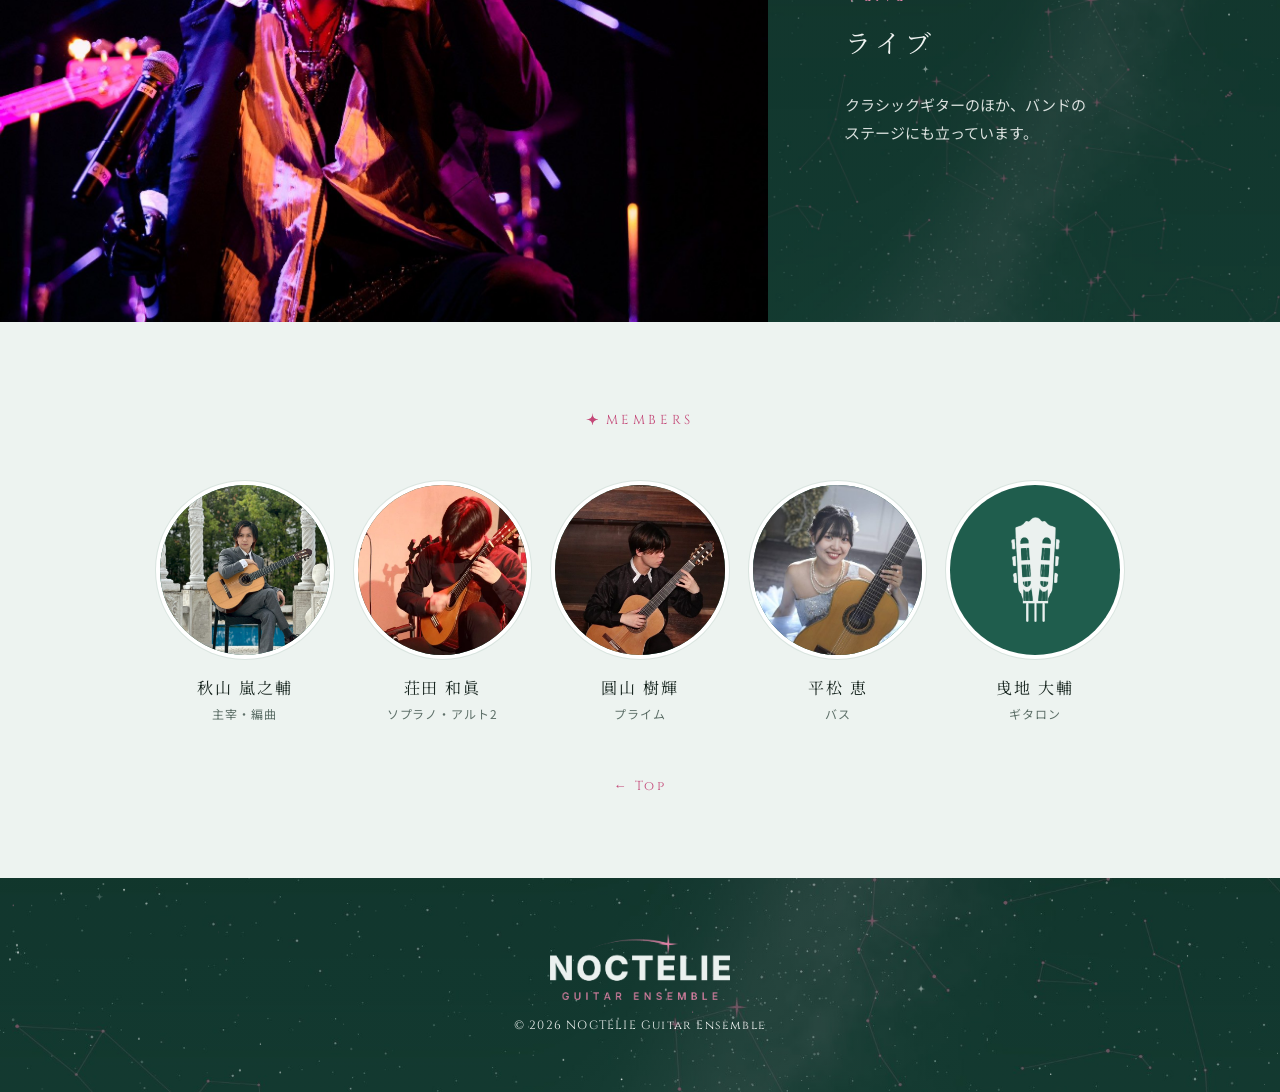
<file: member.html>
<!doctype html>
<html lang="ja">
<head>
<meta charset="utf-8">
<meta name="viewport" content="width=device-width, initial-scale=1">
<title>メンバー | NOCTÉLIE Guitar Ensemble</title>
<meta name="description" content="ギターアンサンブル Noctélie（NOCTÉLIE Guitar Ensemble）のメンバー紹介。">
<link rel="icon" href="assets/icon.png">
<link rel="apple-touch-icon" href="assets/icon.png">
<link rel="preconnect" href="https://fonts.googleapis.com">
<link rel="preconnect" href="https://fonts.gstatic.com" crossorigin>
<link href="https://fonts.googleapis.com/css2?family=Cinzel:wght@400;500&family=Inter:wght@500;800&family=Noto+Serif+JP:wght@400;600&family=Noto+Sans+JP:wght@400;500&display=swap" rel="stylesheet">
<link rel="stylesheet" href="assets/site.css">
<style>
  .top{background:linear-gradient(rgba(14,42,35,.25),rgba(14,42,35,.25)),url(img/sky_wide.jpg) center 35%/cover no-repeat,var(--green-deep);color:var(--white);padding:130px 8vw 0;text-align:center}
  .top .ring{width:min(260px,62vw);aspect-ratio:1;margin:0 auto;border-radius:50%;overflow:hidden;background:var(--green);display:flex;align-items:center;justify-content:center;box-shadow:0 0 0 6px var(--white);position:relative;top:70px}
  .top .ring img.photo{width:100%;height:100%;object-fit:cover;object-position:center 25%}
  .top .ring img.mark{height:62%;width:auto}
  .top .ring{animation:popIn 1s cubic-bezier(.2,.7,.2,1) both}
  .ring-wrap{position:relative;width:min(260px,62vw);margin:0 auto;top:70px}
  .ring-wrap .ring{top:0}
  .ring-wrap::before,.ring-wrap::after{content:"";position:absolute;inset:0;border-radius:50%;border:2px solid var(--white);animation:halo 2.6s ease-out 1s infinite;pointer-events:none}
  .ring-wrap::after{animation-delay:2.3s}
  .orbit{position:absolute;inset:-18px;border-radius:50%;border:1px dashed rgba(255,255,255,.7);animation:spin 40s linear infinite;pointer-events:none}
  .intro .en,.intro h1,.intro .roman,.intro .role{animation:fadeUp .9s ease both}
  .intro h1{animation-delay:.25s}.intro .roman{animation-delay:.4s}.intro .role{animation-delay:.55s}
  .intro h1 .ch{display:inline-block;animation:fadeUp .7s ease both}
  .sns a{transition:padding .25s,background .25s}
  .sns a:hover{padding-left:14px;background:var(--pink-soft)}
  .top{position:relative;overflow:hidden}
  /* 点線の輪の上を、ピンクの星がまわる */
  .orbit::after{content:"";position:absolute;top:-8px;left:50%;width:16px;height:16px;margin-left:-8px;background:var(--star);clip-path:path("M8 0Q8 8 16 8Q8 8 8 16Q8 8 0 8Q8 8 8 0Z");filter:drop-shadow(0 0 4px rgba(226,132,168,.9))}
  .bigname{position:absolute;left:0;right:0;bottom:-0.18em;font-family:"Cinzel",serif;font-size:clamp(44px,11vw,150px);line-height:1;letter-spacing:.04em;color:rgba(255,255,255,.16);white-space:nowrap;text-align:center;pointer-events:none;animation:fadeUp 1.4s ease .3s both}
  .top{overflow:visible}.top .bigname{overflow:hidden}
  .badges{display:flex;justify-content:center;flex-wrap:wrap;gap:18px 26px;margin:44px auto 0;max-width:640px}
  .badge{width:132px;text-align:center;position:relative}
  .badge svg{width:132px;height:96px;display:block;overflow:visible}
  .badge .bt{position:absolute;left:0;right:0;top:30px;font-family:"Noto Serif JP",serif;color:var(--pink-deep);font-size:21px;font-weight:600;letter-spacing:.06em;line-height:1.1}
  .badge .bt small{display:block;font-size:11px;font-weight:400;letter-spacing:.04em}
  .badge .bl{font-size:11px;color:var(--sub);line-height:1.5;margin-top:4px;word-break:keep-all;overflow-wrap:anywhere}
  .intro{padding:120px 8vw 40px;text-align:center}
  .intro .en{display:block}
  .intro h1{font-family:"Noto Serif JP",serif;font-weight:400;font-size:clamp(26px,4vw,36px);letter-spacing:.2em;margin-top:10px}
  .intro .roman{font-family:"Cinzel",serif;letter-spacing:.18em;color:var(--sub);font-size:14px;margin-top:4px}
  .intro .role{margin-top:18px;font-size:14px;color:var(--sub);letter-spacing:.1em}
  .career{list-style:none;max-width:560px;margin:40px auto 0;text-align:left;border-top:1px solid var(--line)}
  .career li{padding:14px 4px 14px 22px;border-bottom:1px solid var(--line);position:relative;font-size:15px}
  .career li::before{content:"";position:absolute;left:4px;top:50%;width:7px;height:7px;margin-top:-3px;border-radius:50%;background:var(--pink)}
  .intro .msg{max-width:560px;margin:36px auto 0;text-align:left}
  .sns{max-width:560px;margin:0 auto;padding:40px 16px 100px}
  .sns ul{list-style:none;border-top:1px solid var(--line)}
  .sns li{border-bottom:1px solid var(--line)}
  .sns a,.sns .row{display:flex;justify-content:space-between;align-items:center;gap:16px;padding:20px 4px;text-decoration:none}
  .sns .label{font-family:"Cinzel",serif;font-size:18px;letter-spacing:.1em}
  .sns .val{font-size:13px;color:var(--sub);overflow:hidden;text-overflow:ellipsis;white-space:nowrap}
  .sns a:hover .label{color:var(--pink)}
  .others{background:var(--pink-soft);padding:80px 8vw}
  .others .members{max-width:960px;margin:0 auto}
  .live{background:var(--night);color:var(--white);display:grid;grid-template-columns:1.5fr 1fr;margin-bottom:0;padding:0!important}
  .live[hidden]{display:none}
  .live img{width:100%;height:100%;object-fit:cover;min-height:380px}
  .live .txt{padding:80px 6vw;display:flex;flex-direction:column;justify-content:center;background:linear-gradient(rgba(14,42,35,.45),rgba(14,42,35,.45)),url(img/sky_tall.jpg) center/cover no-repeat}
  .live .en{color:var(--star)}
  .live h2{font-family:"Noto Serif JP",serif;font-weight:400;font-size:26px;letter-spacing:.2em;margin:8px 0 24px}
  .live p{opacity:.9;font-size:15px}
  @media (max-width:820px){.live{grid-template-columns:1fr}.live img{min-height:0;height:auto}.live .txt{padding:56px 16px}}
  .back{display:block;text-align:center;margin-top:48px;font-family:"Cinzel",serif;letter-spacing:.2em;font-size:13px;color:var(--pink);text-decoration:none}
</style>
</head>
<body>
<script src="assets/intro.js"></script>
<script src="assets/stars.js" defer></script>
<header>
  <a class="logo" href="index.html"><img src="assets/noct_head.png" alt=""><span>NOCTÉLIE</span></a>
  <nav>
    <a href="index.html#ensemble">Ensemble</a>
    <a href="index.html#members">Members</a>
    <a href="index.html#contact">Contact</a>
  </nav>
</header>

<main>
  <div class="top" data-stars><div class="bigname" id="bigname"></div><div class="ring-wrap"><div class="orbit"></div><div class="ring" id="ring"></div></div></div>
  <div class="intro">
    <span class="en">Member</span>
    <h1 id="name"></h1>
    <div class="roman" id="roman"></div>
    <div class="role" id="role"></div>
    <div class="badges" id="badges"></div>
    <ul class="career" id="career"></ul>
    <p class="msg" id="msg"></p>
  </div>
  <div class="sns"><ul id="sns"></ul></div>
  <section class="live" id="live" hidden><img id="live-img" src="" alt=""><div class="txt" data-stars data-density="0.5"><span class="en">Live</span><h2>ライブ</h2><p id="live-text"></p></div></section>
  <div class="others">
    <div class="head" style="text-align:center"><span class="en">Members</span></div>
    <div class="members" id="member-list"></div>
    <a class="back" href="index.html">← Top</a>
  </div>
</main>

<footer data-stars><img class="f-word" src="assets/noct_word.png" alt="NOCTÉLIE Guitar Ensemble"><div>&copy; 2026 NOCTÉLIE Guitar Ensemble</div></footer>
<script src="assets/members.js"></script>
<script>
(function(){
  var list=window.MEMBERS||[];
  var id=new URLSearchParams(location.search).get('m');
  var idx=Math.max(0,list.findIndex(function(m){return m.id===id;}));
  var m=list[idx]; if(!m) return;
  var blank=function(t){return '<span class="blank">'+t+'</span>';};
  var esc=function(t){var d=document.createElement('div');d.textContent=t;return d.innerHTML;};

  var img=document.createElement('img');
  if(m.photo){img.src=m.photo;img.className='photo';img.alt=m.name;if(m.photoPos)img.style.objectPosition=m.photoPos;} else {img.src='assets/noct_head.png';img.className='mark';img.alt='';}
  document.getElementById('ring').appendChild(img);

  document.getElementById('name').innerHTML=m.name?Array.from(m.name).map(function(c,i){return c===' '?' ':'<span class="ch" style="animation-delay:'+(0.3+i*0.08)+'s">'+esc(c)+'</span>';}).join(''):blank('メンバー'+(idx+1));
  document.getElementById('roman').textContent=m.roman||'';
  var role=[m.role,m.part&&('担当 '+m.part)].filter(Boolean).join(' ／ ');
  document.getElementById('role').innerHTML=role?esc(role):blank('担当パート 準備中');
  document.getElementById('bigname').textContent=(m.roman||'NOCTÉLIE');
  /* 受賞を月桂樹のバッジに（見本: Modulesss 月桂冠・受賞系） */
  var leaf='';for(var k=0;k<7;k++){var dg=100+k*20,rr=(k%2?47:53),an=dg*Math.PI/180,cx=66+rr*Math.cos(an),cy=46+42*Math.sin(an),rot=dg+(k%2?-25:25);
    leaf+='<ellipse cx="'+cx.toFixed(1)+'" cy="'+cy.toFixed(1)+'" rx="3" ry="7" transform="rotate('+rot+' '+cx.toFixed(1)+' '+cy.toFixed(1)+')"/>';
    var cx2=132-cx; leaf+='<ellipse cx="'+cx2.toFixed(1)+'" cy="'+cy.toFixed(1)+'" rx="3" ry="7" transform="rotate('+(-rot)+' '+cx2.toFixed(1)+' '+cy.toFixed(1)+')"/>';}
  var laurel='<svg viewBox="0 0 132 96" fill="var(--pink)" aria-hidden="true">'+leaf+'<path d="M40 86Q66 98 92 86" fill="none" stroke="var(--pink)" stroke-width="1.2"/></svg>';
  var bx=document.getElementById('badges');
  (m.career||[]).forEach(function(c){
    var mt=c.match(/(\d+年連続)?(第\d+位|特別金賞|最優秀賞|金賞)/); if(!mt) return;
    var big=mt[2], sub=mt[1]||'';
    var label=c.replace(mt[0],'').replace(/（.*?）/g,'').replace(/第\d+回\s*/,'').trim();
    var b=document.createElement('div'); b.className='badge';
    b.innerHTML=laurel+'<div class="bt">'+(sub?'<small>'+esc(sub)+'</small>':'')+'<span style="font-size:'+(big.length>3?16:21)+'px">'+esc(big)+'</span></div><div class="bl">'+esc(label)+'</div>';
    bx.appendChild(b);
  });
  if(!bx.children.length) bx.style.display='none';
  var cl=document.getElementById('career');
  (m.career||[]).forEach(function(c){var li=document.createElement('li');li.textContent=c;cl.appendChild(li);});
  if(!(m.career||[]).length) cl.style.display='none';
  document.getElementById('msg').innerHTML=m.message?esc(m.message):'';
  if(!m.message) document.getElementById('msg').style.display='none';
  if(m.name) document.title=m.name+' | NOCTÉLIE Guitar Ensemble';

  if(m.live){var lv=document.getElementById('live');lv.hidden=false;var li_=document.getElementById('live-img');li_.src=m.live.photo;li_.alt=m.live.alt||'';document.getElementById('live-text').textContent=m.live.text||'';}
  var sns=[['Instagram','instagram'],['YouTube','youtube'],['TikTok','tiktok'],['X','x']];
  var ul=document.getElementById('sns');
  sns.forEach(function(s){
    var url=m[s[1]]; var li=document.createElement('li');
    if(url){
      var shown=url.replace(/^https?:\/\/(www\.)?/,'').replace(/\/$/,'');
      li.innerHTML='<a href="'+encodeURI(url)+'" target="_blank" rel="noopener"><span class="label">'+s[0]+'</span><span class="val">'+esc(shown)+'</span></a>';
    } else if(s[1]==='instagram'||s[1]==='youtube'){
      li.innerHTML='<div class="row"><span class="label" style="color:var(--sub)">'+s[0]+'</span><span class="val">'+blank('準備中')+'</span></div>';
    } else return;
    ul.appendChild(li);
  });
})();
</script>
<script src="assets/members-list.js"></script>
<script src="assets/motion.js"></script>
</body>
</html>
</file>
<file: assets/site.css>
:root{
  /* Noctélie の3色: 深緑・白・ピンク。白地の文字のピンクは濃いめ (196,72,120) */
  --green:#1f5d4d; --green-deep:#17463a; --night:#0e2a23; --star:#e284a8; --white:#eef2f0;
  --pink:#c44878; --pink-deep:#a6365f; --pink-soft:#edf3f0; --pink-line:#e8bfd0;
  --bg:#f8fbf9; --ink:#17251f; --sub:#5d6f68; --line:#d9e4df;
}
*{box-sizing:border-box;margin:0;padding:0}
html{scroll-behavior:smooth}
body{background:var(--bg);color:var(--ink);font-family:"Noto Sans JP",sans-serif;font-size:16px;line-height:1.9;-webkit-font-smoothing:antialiased;word-break:auto-phrase;text-wrap:pretty;line-break:strict}
/* 短い見出し・名前・実績はスペースの位置だけで改行 */
h1,h2,h3,.m-name,.m-role,.career li,.role,dt,dd,.lead{word-break:keep-all;overflow-wrap:anywhere}
img{display:block;max-width:100%}
a{color:inherit}

header{position:fixed;top:0;left:0;right:0;z-index:10;display:flex;justify-content:space-between;align-items:center;padding:14px 32px;background:var(--green-deep);color:var(--white)}
.logo{display:flex;align-items:center;gap:10px;text-decoration:none;font-family:"Inter",sans-serif;font-weight:800;font-size:16px;letter-spacing:.08em}
.logo img{height:30px;width:auto}
.logo small{font-family:"Inter",sans-serif;font-weight:500;font-size:10px;letter-spacing:.22em;color:var(--star);margin-left:2px}
nav a{font-family:"Cinzel",serif;font-size:12px;letter-spacing:.16em;text-decoration:none;color:rgba(255,255,255,.85);margin-left:24px}
nav a:hover{color:#fff}

.en{font-family:"Cinzel",serif;letter-spacing:.28em;color:var(--pink);font-size:13px;text-transform:uppercase}
/* 見出しの英字の前に、ロゴと同じ4つ角の星 */
.en::before{content:"";display:inline-block;width:.95em;height:.95em;margin-right:.55em;vertical-align:-.08em;background:currentColor;clip-path:path("M6.5 0Q6.5 6.5 13 6.5Q6.5 6.5 6.5 13Q6.5 6.5 0 6.5Q6.5 6.5 6.5 0Z");transform-origin:center}
.motion .head.in .en::before{animation:twinkle 1.1s ease .2s both}
section{padding:112px 8vw}
.wrap{max-width:960px;margin:0 auto}
.head{margin-bottom:52px}
.head h2{font-family:"Noto Serif JP",serif;font-weight:400;font-size:28px;letter-spacing:.2em;margin-top:6px}

/* ロゴの丸（YouTubeアイコンと同じ二重の白い輪） */
.emblem{position:relative;width:min(300px,64vw);aspect-ratio:1;border-radius:50%;display:flex;flex-direction:column;align-items:center;justify-content:center;color:#fff}
.emblem img.em-img{width:100%;height:auto}
/* アイコンの星だけ、上に重ねてまたたかせる（位置はアイコンと同じ） */
.emblem .em-star{position:absolute;left:77.6%;top:26.8%;width:12%;aspect-ratio:1;translate:-50% -50%;background:var(--star);clip-path:path("M50 0Q50 50 100 50Q50 50 50 100Q50 50 0 50Q50 50 50 0Z");animation:twinkle 3.2s ease-in-out 1.4s infinite;filter:drop-shadow(0 0 6px rgba(226,132,168,.8))}
.emblem .big{font-family:"Cinzel",serif;font-size:clamp(28px,7vw,44px);letter-spacing:.08em;line-height:1}
.emblem .small{font-family:"Cinzel",serif;font-size:clamp(9px,2.2vw,13px);letter-spacing:.12em;margin-top:6px}

/* メンバー一覧 */
.members{display:grid;grid-template-columns:repeat(5,1fr);gap:28px}
.m-card{text-decoration:none;text-align:center;display:block}
.m-photo{width:100%;aspect-ratio:1;border-radius:50%;overflow:hidden;background:var(--green);display:flex;align-items:center;justify-content:center;box-shadow:0 0 0 4px #fff,0 0 0 5px var(--line);transition:transform .2s;position:relative}
.m-photo img.photo{width:100%;height:100%;object-fit:cover;object-position:center 25%}
.m-photo img.mark{height:62%;width:auto}
.m-card{position:relative}
/* カードに触れると、写真の右上で星がきらっ */
.m-card::after{content:"";position:absolute;left:84%;top:4%;width:22px;height:22px;background:var(--star);clip-path:path("M11 0Q11 11 22 11Q11 11 11 22Q11 11 0 11Q11 11 11 0Z");opacity:0;transform:scale(.2);transition:opacity .25s,transform .45s cubic-bezier(.2,.8,.2,1)}
.m-card:hover::after{opacity:1;transform:scale(1) rotate(90deg)}
.m-card:hover .m-photo{transform:translateY(-4px)}
.m-name{font-family:"Noto Serif JP",serif;font-size:16px;letter-spacing:.12em;margin-top:18px}
.m-role{font-size:12px;color:var(--sub);letter-spacing:.08em}
.blank{color:var(--sub);border-bottom:1px dashed var(--pink-line);padding:0 .6em;font-size:.9em}

footer{position:relative;overflow:hidden;padding:56px 8vw;text-align:center;font-size:12px;color:var(--white);background:var(--night);letter-spacing:.1em;font-family:"Cinzel",serif}
footer>*{position:relative}
footer{background:linear-gradient(rgba(14,42,35,.35),rgba(14,42,35,.35)),url(../img/sky_wide.jpg) center 30%/cover no-repeat,var(--night)}
footer .f-word{width:180px;margin:0 auto 14px}

@media (max-width:820px){
  header{padding:12px 16px}
  nav a{margin-left:12px;font-size:11px;letter-spacing:.1em}
  section{padding:80px 16px}
  .members{grid-template-columns:repeat(3,1fr);gap:28px 14px}
  .m-name{font-size:13px;letter-spacing:.06em;margin-top:12px}
  .m-role{font-size:11px}
}
@media (max-width:420px){ .logo span{display:none} }

/* ===== 動き ===== */
.motion .reveal{opacity:0;transform:translateY(22px);transition:opacity .8s ease,transform .8s cubic-bezier(.2,.7,.2,1)}
.motion .career li.reveal,.motion .sns li.reveal{transform:translateX(-24px)}
.motion .reveal.in,.motion .career li.reveal.in,.motion .sns li.reveal.in{opacity:1;transform:none}
@keyframes popIn{0%{opacity:0;transform:scale(.6) rotate(-8deg)}70%{opacity:1;transform:scale(1.04) rotate(1deg)}100%{transform:scale(1) rotate(0)}}
@keyframes fadeUp{from{opacity:0;transform:translateY(18px)}to{opacity:1;transform:none}}
@keyframes halo{0%{transform:scale(1);opacity:.7}100%{transform:scale(1.35);opacity:0}}
@keyframes spin{to{transform:rotate(360deg)}}
@keyframes twinkle{0%,100%{transform:scale(1) rotate(0);opacity:1}45%{transform:scale(1.35) rotate(45deg);opacity:.75}60%{transform:scale(.85) rotate(60deg);opacity:1}}
@keyframes sway{0%,100%{transform:rotate(-3deg)}50%{transform:rotate(3deg)}}
.m-card:hover .m-photo img.mark{animation:sway 1.2s ease-in-out infinite}
.m-photo{transition:transform .3s,box-shadow .3s}
.m-card:hover .m-photo{box-shadow:0 0 0 4px #fff,0 0 0 6px var(--star),0 14px 30px rgba(23,70,58,.3)}
@media (prefers-reduced-motion: reduce){*{animation:none!important;transition:none!important}}

/* パート紹介（線画が描かれて、触るとピンクに塗られる） */
.parts{display:grid;grid-template-columns:1fr;gap:22px}
.pgroup{background:var(--pink-soft);border-radius:18px;padding:28px 32px 32px}
.pg-head{margin-bottom:10px;display:flex;align-items:baseline;gap:14px}
.pg-en{font-family:"Cinzel",serif;font-size:11px;letter-spacing:.3em;color:var(--pink)}
.pg-head h3{font-family:"Noto Serif JP",serif;font-weight:600;font-size:19px;letter-spacing:.12em}
.pg-items{display:grid;grid-template-columns:1fr 1fr;gap:28px;align-items:center}
.part{display:grid;grid-template-columns:140px 1fr;gap:22px;align-items:center;text-align:left}
.part .info{min-width:0}
.part .ab{display:inline-block;flex:none;font-family:"Cinzel",serif;font-size:11px;letter-spacing:.06em;background:var(--green);color:#fff;border-radius:999px;padding:1px 9px;margin-bottom:4px}
.part .tune{font-size:13px;color:var(--pink-deep);margin-top:8px;padding-top:8px;border-top:1px solid var(--pink-line);word-break:keep-all;overflow-wrap:anywhere}
.part .picbox{height:240px;display:flex;align-items:flex-end;justify-content:center}
.part .pic{flex:none}
.part .gt{width:100%;height:100%;display:block;overflow:visible}
.part .gt *{vector-effect:non-scaling-stroke;fill:none;stroke:var(--ink);stroke-width:1}
.part .gt .bd,.part .gt .hl,.part .gt .ln,.part .gt .hd,.part .gt .br{stroke-dasharray:1;stroke-dashoffset:1;transition:stroke-dashoffset 1.8s ease,fill .4s,stroke .4s}
.part .gt .rs,.part .gt .sl,.part .gt .tn,.part .gt .tn2,.part .gt .fr,.part .gt .st{opacity:0;transition:opacity .8s 1.2s,fill .4s,stroke .4s}
.part .gt .fr{stroke-width:.6;stroke:var(--sub)}
.part .gt .st{stroke-width:.4;stroke:var(--sub)}
.part .gt .rs{stroke-width:.6;stroke-dasharray:2 2}
.part.in .gt .bd,.part.in .gt .hl,.part.in .gt .ln,.part.in .gt .hd,.part.in .gt .br{stroke-dashoffset:0}
.part.in .gt .rs,.part.in .gt .sl,.part.in .gt .tn,.part.in .gt .tn2,.part.in .gt .fr,.part.in .gt .st{opacity:1}
.part:hover .gt .bd{fill:var(--pink);stroke:var(--pink)}
.part:hover .gt .bd2{stroke:var(--pink)}
.part .gt .lnf{fill:var(--ink)}
.part .gt .rp{stroke-width:.5;opacity:0;transition:opacity .8s 1.2s}
.part.in .gt .rp{opacity:1}
.part:hover .gt .hl{fill:var(--bg);stroke:var(--bg)}
.part:hover .gt .rs{stroke:#fff}
.part:hover .gt .ln,.part:hover .gt .hd{fill:var(--pink-soft);stroke:var(--pink)}
.part:hover .gt .br{fill:#fff;stroke:#fff}
.part .pn{font-family:"Noto Serif JP",serif;font-size:17px;line-height:1.5;letter-spacing:.1em;display:flex;align-items:center;gap:10px;flex-wrap:wrap}
.part .pe{font-family:"Cinzel",serif;font-size:11px;letter-spacing:.2em;color:var(--pink)}
.part p{font-size:14px;color:var(--ink);margin-top:6px;text-align:left}
@media (max-width:820px){.pgroup{padding:22px 16px 24px}.pg-items{grid-template-columns:1fr;gap:26px}.part{grid-template-columns:96px 1fr;gap:14px}.part .picbox{height:200px}.part .pic{transform:scale(.8);transform-origin:bottom center}.part .pn{font-size:15px;letter-spacing:.04em}}

/* スクロールで張られていく弦（見本: David Catá の赤い糸） */
.scroll-string{position:fixed;top:0;bottom:0;left:10px;width:1px;background:var(--pink-line);opacity:.6;z-index:5;pointer-events:none}
.scroll-string span{position:absolute;top:0;left:0;width:1px;background:linear-gradient(var(--pink-line),var(--pink));height:0}
.string-star{position:absolute;left:50%;bottom:-7px;width:14px;height:14px;margin-left:-7px;background:var(--pink);clip-path:path("M7 0Q7 7 14 7Q7 7 7 14Q7 7 0 7Q7 7 7 0Z");animation:twinkle 2.6s ease-in-out infinite}
.scroll-string.buzz{animation:buzz .12s linear 2}
@keyframes buzz{0%,100%{transform:none}25%{transform:translateX(1px)}75%{transform:translateX(-1px)}}
@media (max-width:820px){.scroll-string{left:5px}}

/* ぼかしから文字が浮かぶ（見本: Ikemoto Shigetaka） */
.motion .profile-text p.reveal,.motion .ens-grid p.reveal,.motion .msg.reveal{filter:blur(8px);transition:opacity 1s ease,transform 1s ease,filter 1.2s ease}
.motion .profile-text p.reveal.in,.motion .ens-grid p.reveal.in,.motion .msg.reveal.in{filter:none}

/* 右下の三角の相談ボタン（見本: 名古屋たちばな高校マーチングバンド部） */
.corner{position:fixed;right:0;bottom:0;width:110px;height:110px;z-index:9;text-decoration:none;color:#fff;transform:translateY(120%);transition:transform .5s cubic-bezier(.2,.8,.2,1)}
.corner.show{transform:none}
.corner::before{content:"";position:absolute;inset:0;background:var(--green);clip-path:polygon(100% 0,100% 100%,0 100%);transition:background .3s}
.corner:hover::before{background:var(--green-deep)}
.corner span{position:absolute;right:12px;bottom:12px;font-size:12px;line-height:1.5;letter-spacing:.12em;text-align:right;font-family:"Noto Serif JP",serif}
@media (max-width:820px){.corner{width:74px;height:74px}.corner span{font-size:10px;right:6px;bottom:6px}}

/* よくある質問 */
.faq{border-top:1px solid var(--line)}
.qa{border-bottom:1px solid var(--line)}
.qa summary{list-style:none;cursor:pointer;display:grid;grid-template-columns:auto 1fr auto;gap:18px;align-items:center;padding:22px 4px}
.qa summary::-webkit-details-marker{display:none}
.qa .q{font-family:"Cinzel",serif;font-size:20px;color:var(--pink);line-height:1}
.qa .qt{font-family:"Noto Serif JP",serif;font-size:17px;letter-spacing:.06em;line-height:1.6}
.qa .pm{position:relative;width:14px;height:14px}
.qa .pm::before,.qa .pm::after{content:"";position:absolute;left:0;right:0;top:50%;height:1px;background:var(--pink);transition:transform .3s}
.qa .pm::after{transform:rotate(90deg)}
.qa[open] .pm::after{transform:rotate(0)}
.qa summary:hover .qt{color:var(--pink)}
.qa summary:focus-visible{outline:2px solid var(--pink);outline-offset:2px}
.qa .a{padding:0 4px 26px 42px;color:var(--sub)}
.qa[open] .a{animation:fadeUp .4s ease both}
@media (max-width:820px){.qa summary{gap:12px;padding:18px 2px}.qa .qt{font-size:15.5px}.qa .a{padding-left:34px}}

/* ===== 星空（assets/stars.js が canvas を敷く） ===== */
[data-stars]{position:relative;overflow:hidden;isolation:isolate}
.starfield{position:absolute;inset:0;z-index:-1;pointer-events:none}
.tap-star{position:fixed;z-index:200;width:16px;height:16px;margin:-8px 0 0 -8px;pointer-events:none;background:var(--star);clip-path:path("M8 0Q8 8 16 8Q8 8 8 16Q8 8 0 8Q8 8 8 0Z");animation:tapStar 1s cubic-bezier(.2,.8,.2,1) both}
.tap-star:not(.main){width:9px;height:9px;margin:-4.5px 0 0 -4.5px;clip-path:path("M4.5 0Q4.5 4.5 9 4.5Q4.5 4.5 4.5 9Q4.5 4.5 0 4.5Q4.5 4.5 4.5 0Z");background:#fff}
@keyframes tapStar{0%{opacity:0;transform:scale(.2) rotate(-60deg)}35%{opacity:1;transform:scale(1.2) rotate(10deg)}100%{opacity:0;transform:scale(.6) rotate(45deg) translateY(-10px)}}
</file>
